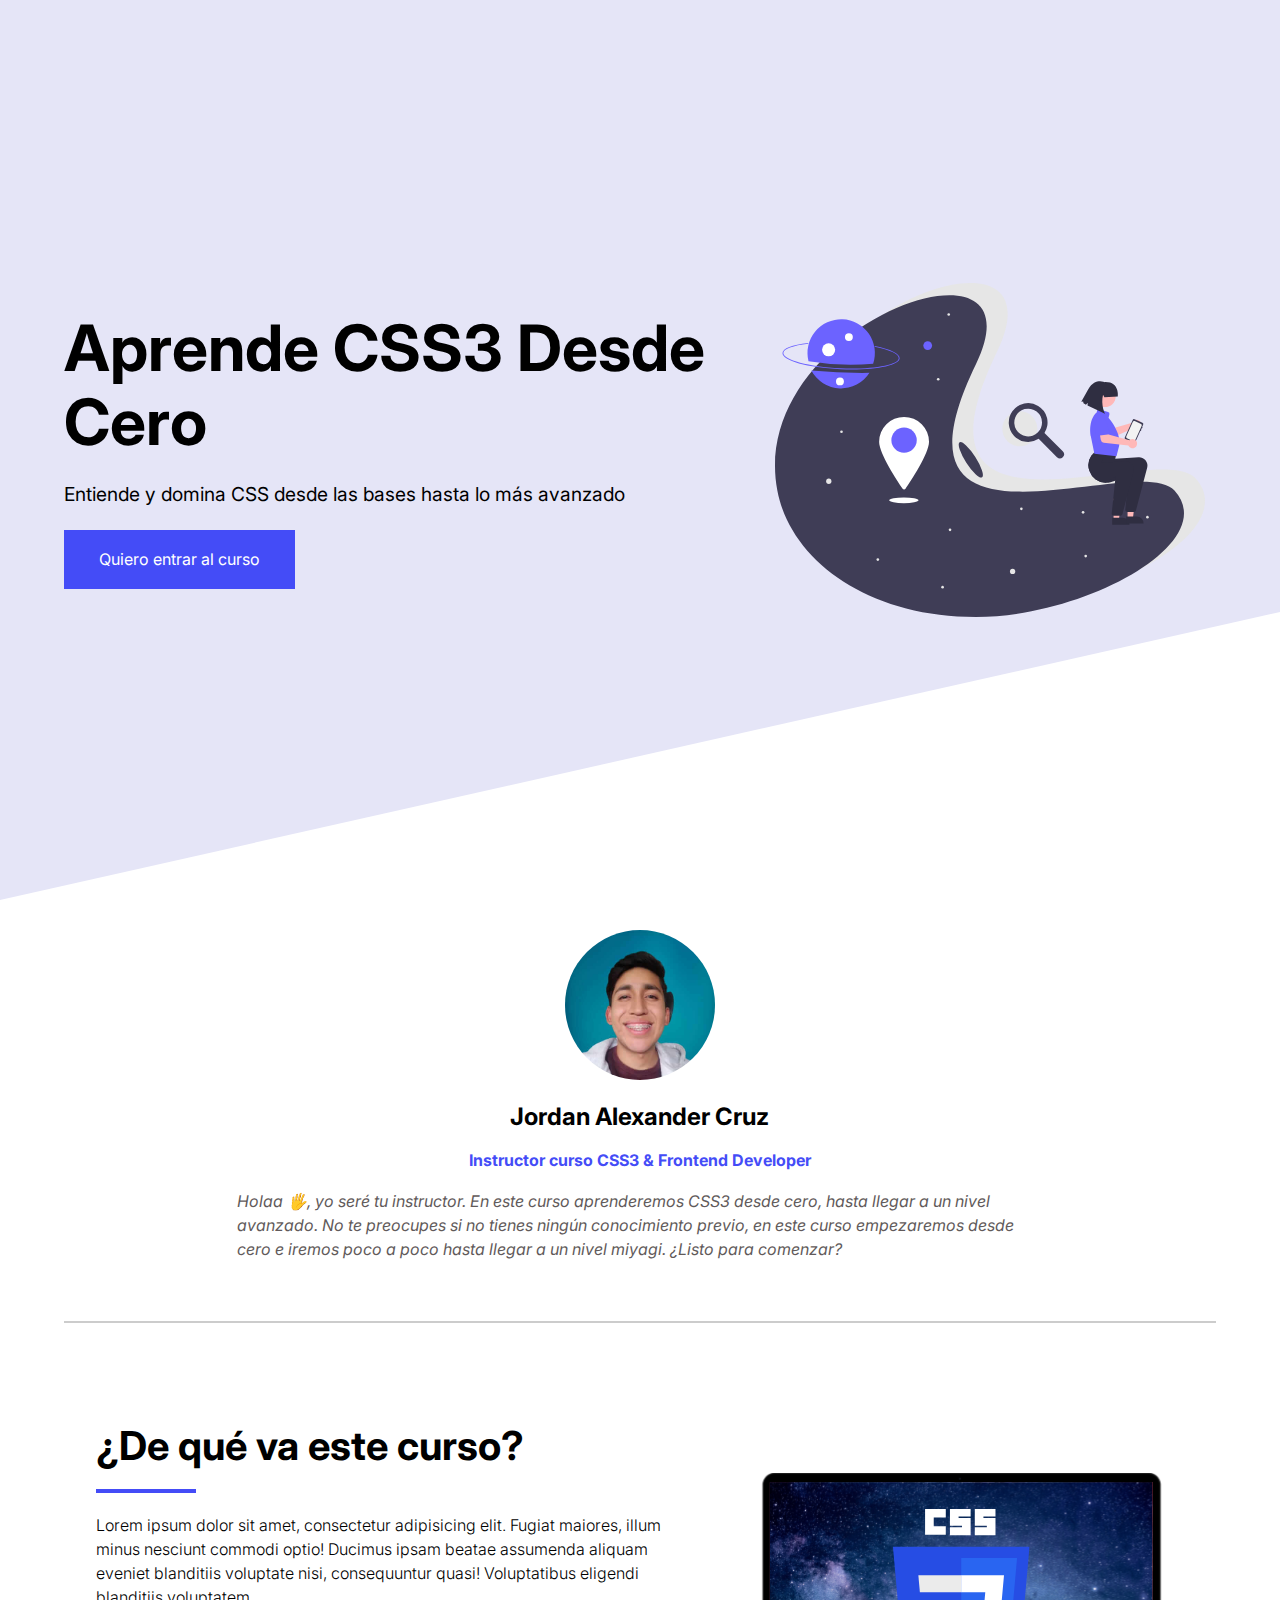
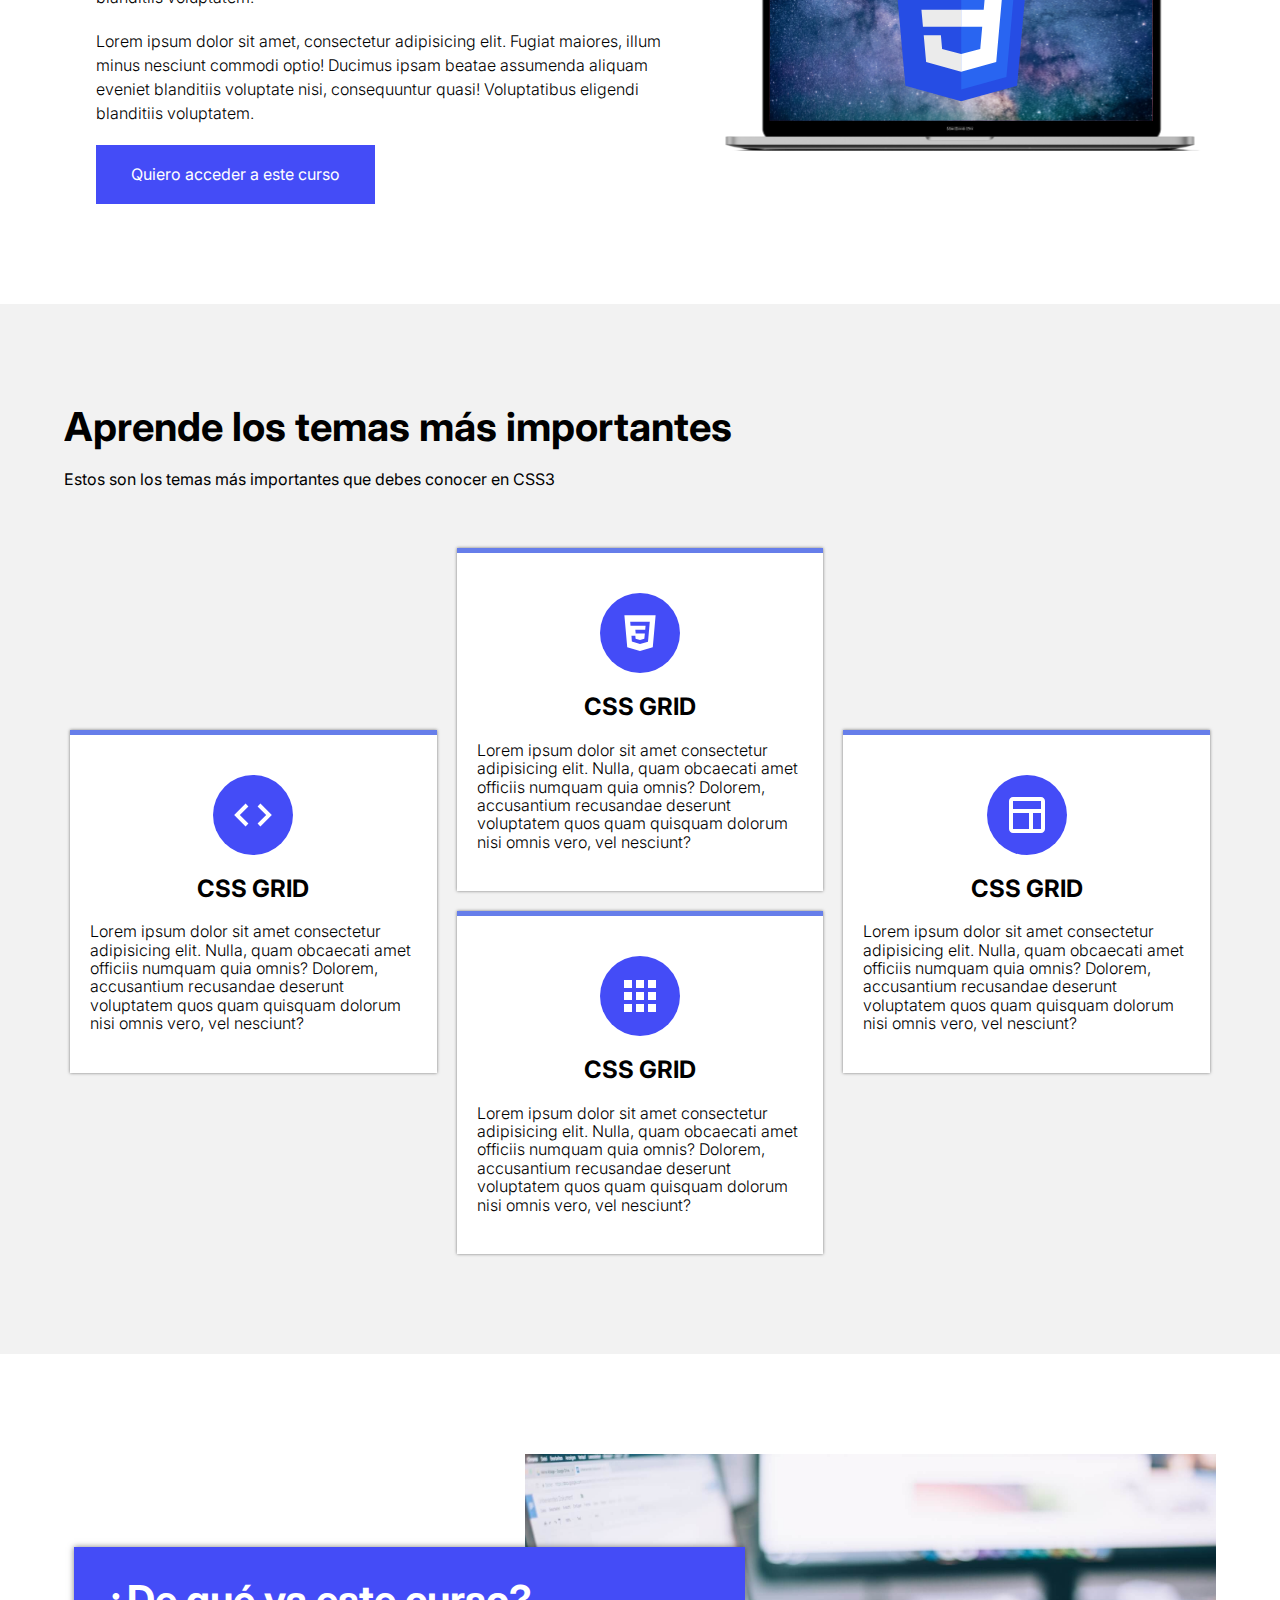
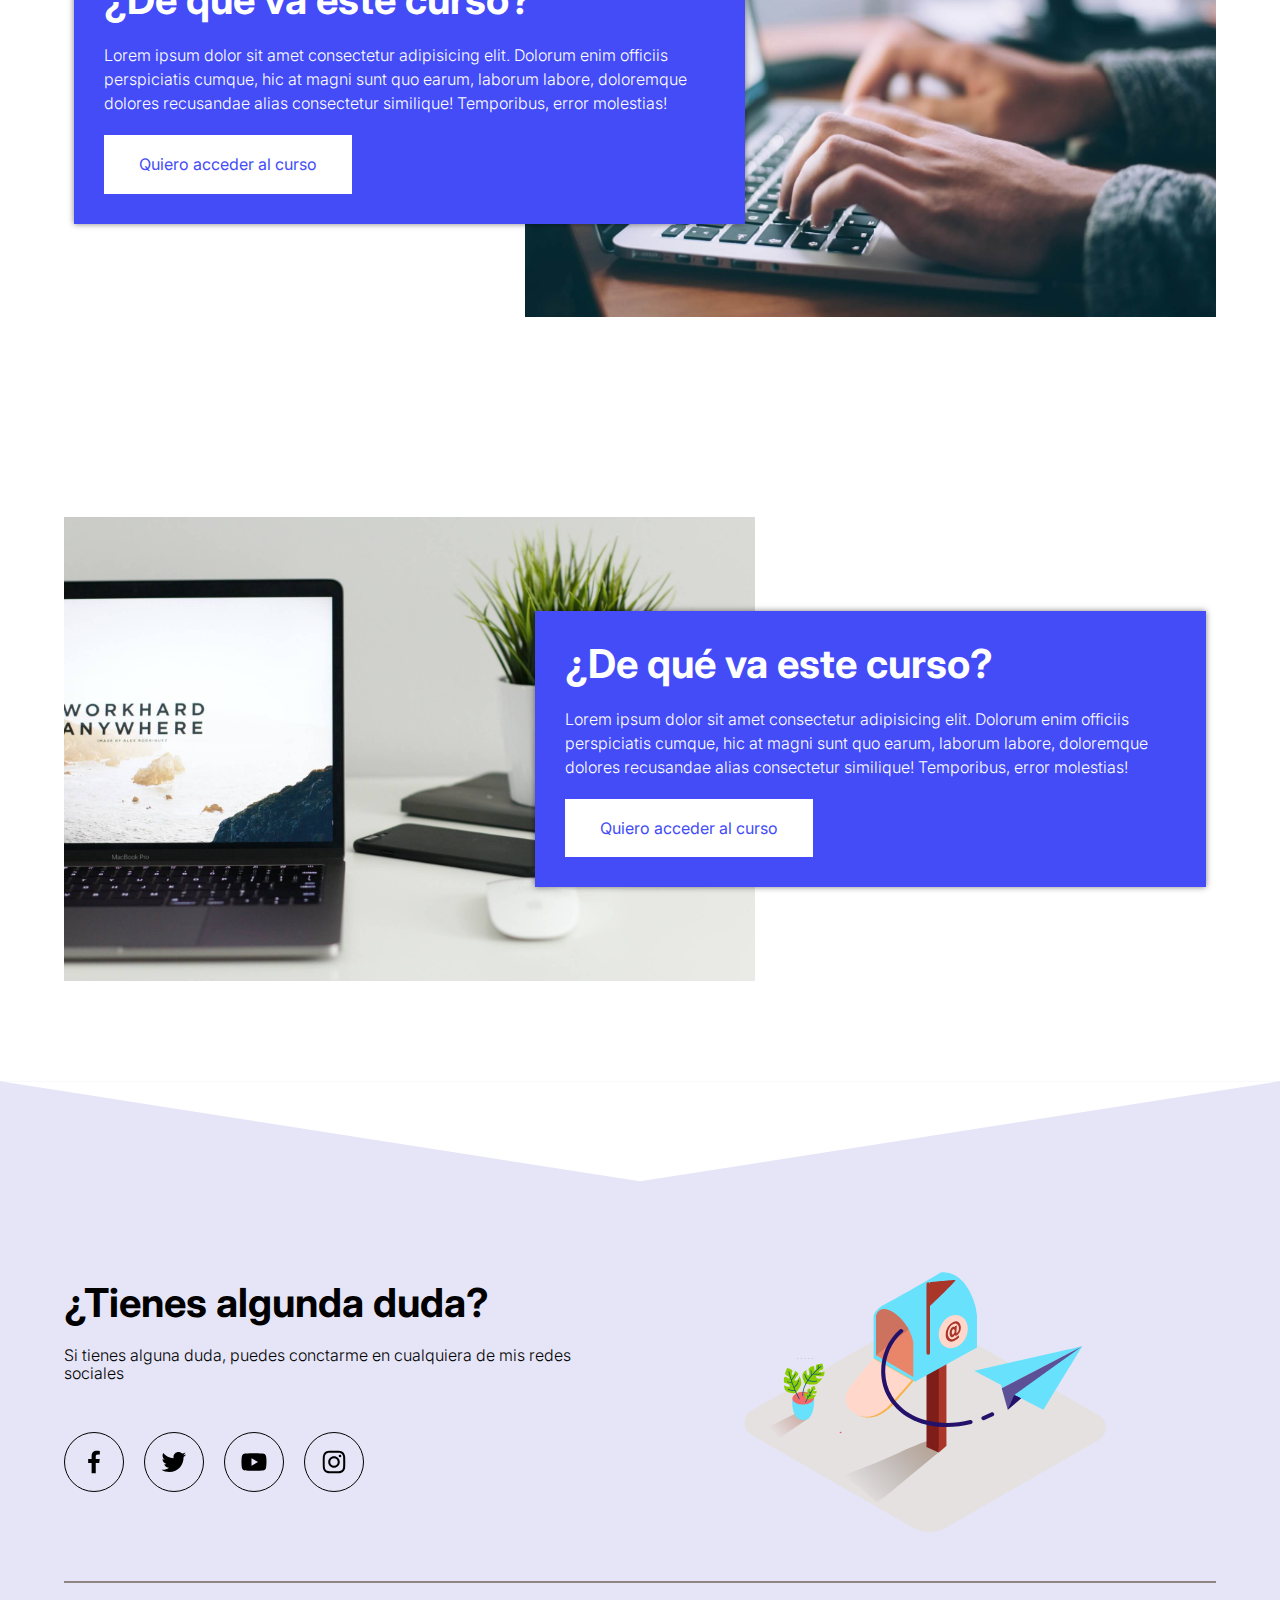
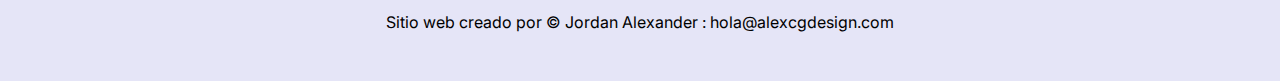
<file: Video4/index.html>
<!DOCTYPE html>
<html lang="es">
<head>
    <meta charset="UTF-8">
    <meta name="viewport" content="width=device-width, initial-scale=1.0">
    <title>Curso CSS3 Desde Cero</title>
    <link rel="shortcut icon" href="assets/fav.png" type="image/x-icon">
    <link rel="stylesheet" href="css/normalize.css">
    <link rel="stylesheet" href="css/style.css">
</head>
<body>
    
    <header class="hero">

        <div class="hero__container container">

            <div class="hero__texts">
                <h1 class="hero__title">Aprende CSS3 Desde Cero</h1>
                <p class="hero__copy">Entiende y domina CSS desde las bases hasta lo más avanzado</p>
                <a href="#" class="hero__cta">Quiero entrar al curso</a>    
            </div>

            <img src="assets/girl-illustration.svg" class="hero__img">

        </div>


    </header>

    <main class="main">

        <section class="instructor container">

            <div class="instructor__container">
                <img src="assets/Jordan.jpeg" class="instructor__img">
                <h2 class="instructor__name">Jordan Alexander Cruz</h2>
                <p class="instructor__tag">Instructor curso CSS3 & Frontend Developer</p>
                <p class="instructor__paragraph">Holaa 🖐, yo seré tu instructor. En este curso aprenderemos CSS3 desde cero, hasta llegar a un nivel avanzado. No te preocupes si no tienes ningún conocimiento previo, en este curso empezaremos desde cero e iremos poco a poco hasta llegar a un nivel miyagi. ¿Listo para comenzar?</p>
            </div>

        </section>

        <section class="about container">

            <div class="about__course">
                <h2 class="title title--border">¿De qué va este curso?</h2>

                <p class="about__paragraph">Lorem ipsum dolor sit amet, consectetur adipisicing elit. Fugiat maiores, illum minus nesciunt commodi optio! Ducimus ipsam beatae assumenda aliquam eveniet blanditiis voluptate nisi, consequuntur quasi! Voluptatibus eligendi blanditiis voluptatem.</p>

                <p class="about__paragraph">Lorem ipsum dolor sit amet, consectetur adipisicing elit. Fugiat maiores, illum minus nesciunt commodi optio! Ducimus ipsam beatae assumenda aliquam eveniet blanditiis voluptate nisi, consequuntur quasi! Voluptatibus eligendi blanditiis voluptatem.</p>

                <a href="#" class="cta">Quiero acceder a este curso</a>
            </div>

            <figure class="about__picture">
                <img src="assets/mockup.svg" class="about__img">
            </figure>

        </section>

        <section class="card">
            <div class="container">

                <h2 class="title">Aprende los temas más importantes</h2>
                <p class="card__copy">Estos son los temas más importantes que debes conocer en CSS3</p>

                <div class="card__container">

                    <div class="card__item">
                        <figure class="card__img">
                            <img src="assets/bxs-grid.svg" class="card__picture">
                        </figure>
                        <h3 class="card__title">CSS GRID</h3>
                        <p class="card__paragraph">Lorem ipsum dolor sit amet consectetur adipisicing elit. Nulla, quam obcaecati amet officiis numquam quia omnis? Dolorem, accusantium recusandae deserunt voluptatem quos quam quisquam dolorum nisi omnis vero, vel nesciunt?</p>
                    </div>

                    <div class="card__item">
                        <figure class="card__img">
                            <img src="assets/bx-layout.svg" class="card__picture">
                        </figure>
                        <h3 class="card__title">CSS GRID</h3>
                        <p class="card__paragraph">Lorem ipsum dolor sit amet consectetur adipisicing elit. Nulla, quam obcaecati amet officiis numquam quia omnis? Dolorem, accusantium recusandae deserunt voluptatem quos quam quisquam dolorum nisi omnis vero, vel nesciunt?</p>
                    </div>

                    <div class="card__item">
                        <figure class="card__img">
                            <img src="assets/bx-code.svg" class="card__picture">
                        </figure>
                        <h3 class="card__title">CSS GRID</h3>
                        <p class="card__paragraph">Lorem ipsum dolor sit amet consectetur adipisicing elit. Nulla, quam obcaecati amet officiis numquam quia omnis? Dolorem, accusantium recusandae deserunt voluptatem quos quam quisquam dolorum nisi omnis vero, vel nesciunt?</p>
                    </div>
                    
                    <div class="card__item">
                        <figure class="card__img">
                            <img src="assets/bxl-css3.svg" class="card__picture">
                        </figure>
                        <h3 class="card__title">CSS GRID</h3>
                        <p class="card__paragraph">Lorem ipsum dolor sit amet consectetur adipisicing elit. Nulla, quam obcaecati amet officiis numquam quia omnis? Dolorem, accusantium recusandae deserunt voluptatem quos quam quisquam dolorum nisi omnis vero, vel nesciunt?</p>
                    </div>

                </div>
            </div>
        </section>

        <section class="course container">

            <figure class="course__picture">
                <img src="assets/web1.jpg" class="course__img">
            </figure>

            <div class="course__about">
                <h2 class="title">¿De qué va este curso?</h2>
                <p class="about__paragraph">Lorem ipsum dolor sit amet consectetur adipisicing elit. Dolorum enim officiis perspiciatis cumque, hic at magni sunt quo earum, laborum labore, doloremque dolores recusandae alias consectetur similique! Temporibus, error molestias!</p>
                <a href="#" class="cta">Quiero acceder al curso</a>
            </div>
        </section>

        <section class="course course--modifier container">

            <figure class="course__picture course__picture--right">
                <img src="assets/web2.jpg" class="course__img">
            </figure>

            <div class="course__about course__about--left">
                <h2 class="title">¿De qué va este curso?</h2>
                <p class="about__paragraph">Lorem ipsum dolor sit amet consectetur adipisicing elit. Dolorum enim officiis perspiciatis cumque, hic at magni sunt quo earum, laborum labore, doloremque dolores recusandae alias consectetur similique! Temporibus, error molestias!</p>
                <a href="#" class="cta">Quiero acceder al curso</a>
            </div>
        </section>
    </main>

    <footer class="footer">
        <div class="footer__container container">

            <div class="footer__contact">
                <div class="footer__texts">
                    <h2 class="title">¿Tienes algunda duda?</h2>
                    <p class="footer__copy">Si tienes alguna duda, puedes conctarme en cualquiera de mis redes sociales</p>

                    <div class="footer__social">
                        <a href="#" class="footer__link">
                           <img src="assets/bxl-facebook.svg" class="footer__icon">
                        </a>
                        <a href="#" class="footer__link">
                           <img src="assets/bxl-twitter.svg" class="footer__icon">
                        </a>
                        <a href="#" class="footer__link">
                           <img src="assets/bxl-youtube.svg" class="footer__icon">
                        </a>
                        <a href="#" class="footer__link">
                           <img src="assets/bxl-instagram.svg" class="footer__icon">
                        </a>
                    </div>
                </div>

                <figure class="footer__picture">
                    <img src="assets/message-ilustration.svg" class="footer__img">
                </figure>
            </div>

            <p class="footer__copyright">
                Sitio web creado por &copy; Jordan Alexander :
            </p>

        </div>
    </footer>

</body>
</html>
</file>
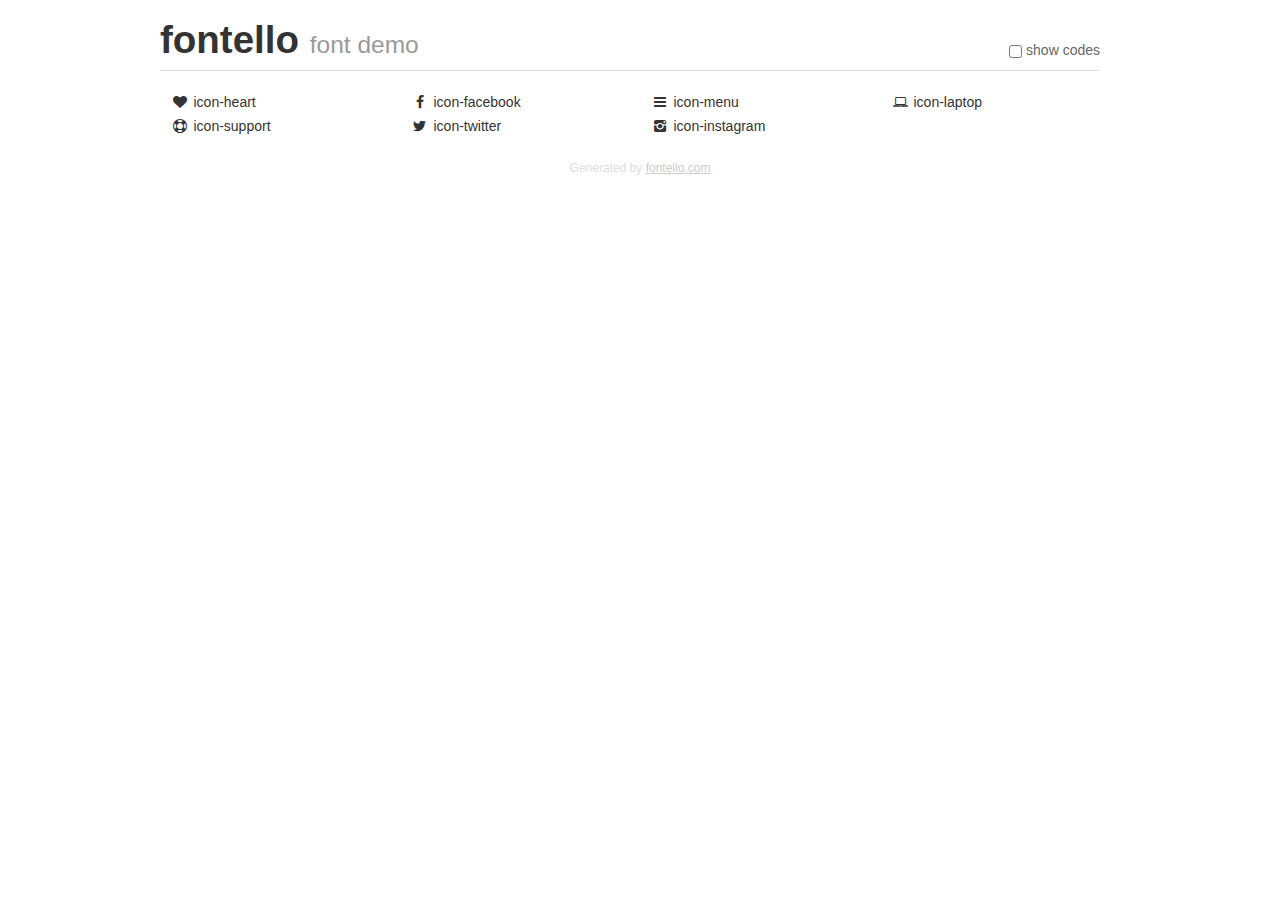
<file: Video4/iconos/demo.html>
<!DOCTYPE html>
<html>
  <head><!--[if lt IE 9]><script language="javascript" type="text/javascript" src="//html5shim.googlecode.com/svn/trunk/html5.js"></script><![endif]-->
    <meta charset="UTF-8"><style>/*
 * Bootstrap v2.2.1
 *
 * Copyright 2012 Twitter, Inc
 * Licensed under the Apache License v2.0
 * http://www.apache.org/licenses/LICENSE-2.0
 *
 * Designed and built with all the love in the world @twitter by @mdo and @fat.
 */
.clearfix {
  *zoom: 1;
}
.clearfix:before,
.clearfix:after {
  display: table;
  content: "";
  line-height: 0;
}
.clearfix:after {
  clear: both;
}
html {
  font-size: 100%;
  -webkit-text-size-adjust: 100%;
  -ms-text-size-adjust: 100%;
}
a:focus {
  outline: thin dotted #333;
  outline: 5px auto -webkit-focus-ring-color;
  outline-offset: -2px;
}
a:hover,
a:active {
  outline: 0;
}
button,
input,
select,
textarea {
  margin: 0;
  font-size: 100%;
  vertical-align: middle;
}
button,
input {
  *overflow: visible;
  line-height: normal;
}
button::-moz-focus-inner,
input::-moz-focus-inner {
  padding: 0;
  border: 0;
}
body {
  margin: 0;
  font-family: "Helvetica Neue", Helvetica, Arial, sans-serif;
  font-size: 14px;
  line-height: 20px;
  color: #333;
  background-color: #fff;
}
a {
  color: #08c;
  text-decoration: none;
}
a:hover {
  color: #005580;
  text-decoration: underline;
}
.row {
  margin-left: -20px;
  *zoom: 1;
}
.row:before,
.row:after {
  display: table;
  content: "";
  line-height: 0;
}
.row:after {
  clear: both;
}
[class*="span"] {
  float: left;
  min-height: 1px;
  margin-left: 20px;
}
.container,
.navbar-static-top .container,
.navbar-fixed-top .container,
.navbar-fixed-bottom .container {
  width: 940px;
}
.span12 {
  width: 940px;
}
.span11 {
  width: 860px;
}
.span10 {
  width: 780px;
}
.span9 {
  width: 700px;
}
.span8 {
  width: 620px;
}
.span7 {
  width: 540px;
}
.span6 {
  width: 460px;
}
.span5 {
  width: 380px;
}
.span4 {
  width: 300px;
}
.span3 {
  width: 220px;
}
.span2 {
  width: 140px;
}
.span1 {
  width: 60px;
}
[class*="span"].pull-right,
.row-fluid [class*="span"].pull-right {
  float: right;
}
.container {
  margin-right: auto;
  margin-left: auto;
  *zoom: 1;
}
.container:before,
.container:after {
  display: table;
  content: "";
  line-height: 0;
}
.container:after {
  clear: both;
}
p {
  margin: 0 0 10px;
}
.lead {
  margin-bottom: 20px;
  font-size: 21px;
  font-weight: 200;
  line-height: 30px;
}
small {
  font-size: 85%;
}
h1 {
  margin: 10px 0;
  font-family: inherit;
  font-weight: bold;
  line-height: 20px;
  color: inherit;
  text-rendering: optimizelegibility;
}
h1 small {
  font-weight: normal;
  line-height: 1;
  color: #999;
}
h1 {
  line-height: 40px;
}
h1 {
  font-size: 38.5px;
}
h1 small {
  font-size: 24.5px;
}
body {
  margin-top: 90px;
}
.header {
  position: fixed;
  top: 0;
  left: 50%;
  margin-left: -480px;
  background-color: #fff;
  border-bottom: 1px solid #ddd;
  padding-top: 10px;
  z-index: 10;
}
.footer {
  color: #ddd;
  font-size: 12px;
  text-align: center;
  margin-top: 20px;
}
.footer a {
  color: #ccc;
  text-decoration: underline;
}
.the-icons {
  font-size: 14px;
  line-height: 24px;
}
.switch {
  position: absolute;
  right: 0;
  bottom: 10px;
  color: #666;
}
.switch input {
  margin-right: 0.3em;
}
.codesOn .i-name {
  display: none;
}
.codesOn .i-code {
  display: inline;
}
.i-code {
  display: none;
}
@font-face {
      font-family: 'fontello';
      src: url('./font/fontello.eot?88894438');
      src: url('./font/fontello.eot?88894438#iefix') format('embedded-opentype'),
           url('./font/fontello.woff?88894438') format('woff'),
           url('./font/fontello.ttf?88894438') format('truetype'),
           url('./font/fontello.svg?88894438#fontello') format('svg');
      font-weight: normal;
      font-style: normal;
    }
     
     
    .demo-icon
    {
      font-family: "fontello";
      font-style: normal;
      font-weight: normal;
      speak: none;
     
      display: inline-block;
      text-decoration: inherit;
      width: 1em;
      margin-right: .2em;
      text-align: center;
      /* opacity: .8; */
     
      /* For safety - reset parent styles, that can break glyph codes*/
      font-variant: normal;
      text-transform: none;
     
      /* fix buttons height, for twitter bootstrap */
      line-height: 1em;
     
      /* Animation center compensation - margins should be symmetric */
      /* remove if not needed */
      margin-left: .2em;
     
      /* You can be more comfortable with increased icons size */
      /* font-size: 120%; */
     
      /* Font smoothing. That was taken from TWBS */
      -webkit-font-smoothing: antialiased;
      -moz-osx-font-smoothing: grayscale;
     
      /* Uncomment for 3D effect */
      /* text-shadow: 1px 1px 1px rgba(127, 127, 127, 0.3); */
    }
     </style>
    <link rel="stylesheet" href="css/animation.css"><!--[if IE 7]><link rel="stylesheet" href="css/fontello-ie7.css"><![endif]-->
    <script>
      function toggleCodes(on) {
        var obj = document.getElementById('icons');
      
        if (on) {
          obj.className += ' codesOn';
        } else {
          obj.className = obj.className.replace(' codesOn', '');
        }
      }
      
    </script>
  </head>
  <body>
    <div class="container header">
      <h1>
        fontello
         <small>font demo</small>
      </h1>
      <label class="switch">
        <input type="checkbox" onclick="toggleCodes(this.checked)">show codes
      </label>
    </div>
    <div id="icons" class="container">
      <div class="row">
        <div title="Code: 0xe800" class="the-icons span3"><i class="demo-icon icon-heart">&#xe800;</i> <span class="i-name">icon-heart</span><span class="i-code">0xe800</span></div>
        <div title="Code: 0xf09a" class="the-icons span3"><i class="demo-icon icon-facebook">&#xf09a;</i> <span class="i-name">icon-facebook</span><span class="i-code">0xf09a</span></div>
        <div title="Code: 0xf0c9" class="the-icons span3"><i class="demo-icon icon-menu">&#xf0c9;</i> <span class="i-name">icon-menu</span><span class="i-code">0xf0c9</span></div>
        <div title="Code: 0xf109" class="the-icons span3"><i class="demo-icon icon-laptop">&#xf109;</i> <span class="i-name">icon-laptop</span><span class="i-code">0xf109</span></div>
      </div>
      <div class="row">
        <div title="Code: 0xf1cd" class="the-icons span3"><i class="demo-icon icon-support">&#xf1cd;</i> <span class="i-name">icon-support</span><span class="i-code">0xf1cd</span></div>
        <div title="Code: 0xf309" class="the-icons span3"><i class="demo-icon icon-twitter">&#xf309;</i> <span class="i-name">icon-twitter</span><span class="i-code">0xf309</span></div>
        <div title="Code: 0xf32d" class="the-icons span3"><i class="demo-icon icon-instagram">&#xf32d;</i> <span class="i-name">icon-instagram</span><span class="i-code">0xf32d</span></div>
      </div>
    </div>
    <div class="container footer">Generated by <a href="http://fontello.com">fontello.com</a></div>
  </body>
</html>
</file>
<file: Video4/css/style.css>
@import url('https://fonts.googleapis.com/css2?family=Inter:wght@300;400;700&display=swap');

:root{
    --color-primary: #444CF7;
    --color-title: #000;
    --align-title: left;
    --padding-container: 100px 0;
    --width-container: 90%;
    --max-width-container: 1200px;
    --color-btn: #444CF7;
    --text-btn: #fff;
    --padding-btn: 20px 35px;
    --height-shape:18em;
}


body{
    font-family: 'Inter', sans-serif;
    background-color: #E5E5F7;
    opacity: 1;
    background-image:  radial-gradient(#444CF7 0.7000000000000001px, transparent 0.7000000000000001px), radial-gradient(#444CF7 0.7000000000000001px, #E5E5F7 0.7000000000000001px);
    background-size: 28px 28px;
    background-position: 0 0,14px 14px;
}

.container{
    width: 90%;
    max-width: var(--max-width-container);
    padding: var(--padding-container);
    margin: 0 auto;
    overflow: hidden;
}

.hero{
    height: 100vh;
    min-height: 500px;
    position: relative;
    --padding-container: 0;
}

.hero::after{
    content: "";
    display: block;
    position: absolute;
    height: var(--height-shape);
    width: 100%;
    bottom: 0;
    left: 0;
    background: #fff;
    z-index: -1;
    clip-path: polygon(0 100%, 100% 100%, 100% 0);

}

.hero__container{
    display: grid;
    height: 100%;
    grid-template-columns: 3fr 2fr;
    place-items: center;
    gap: 20px;
}

.hero__title{
    font-size: 4rem;
}

.hero__copy{
    font-size: 1.2rem;
    margin: 25px 0;
}

.hero__cta{
    display: inline-block;
    background: var(--color-btn);
    color: #fff;
    padding: var(--padding-btn);
    text-align: center;
    text-decoration: none;
}

.hero__img{
    width: 95%;
}

/* Main */

.main{
    background: #fff;
}

.title{
    font-size: 2.5rem;
    text-align: var(--align-title);
    color: var(--color-title);
}

.title--border::after{
    content: "";
    display: block;
    width: 100px;
    margin-top: 20px;
    height: 4px;
    background-color: var(--color-primary);
}


.cta{
    display: inline-block;
    background: var(--color-btn);
    color: var(--text-btn);
    padding: var(--padding-btn);
    text-align: center;
    text-decoration: none;
}


/* Instrcutor */

.instructor{
    text-align: center;
    border-bottom: 2px solid #ccc;
    --padding-container: 30px 0 60px;
}

.instructor__container{
    width: 70%;
    margin: 0 auto;
}

.instructor__name{
    margin: 20px 0;
}

.instructor__tag{
    font-weight: 700;
    color: var(--color-primary);
    margin-bottom: 20px;
}

.instructor__paragraph{
    text-align: left;
    line-height: 1.5;
    font-style: italic;
    color: #615a5a;
}

.instructor__img{
    width: 150px;
    height: 150px;
    border-radius: 50%;
    object-fit: cover;
    object-position: top;
}

/* about */

.about{
    display: grid;
    grid-template-columns: 5fr 4fr;
    place-items: center;
}

.about__course{
    width: 90%;
}

.about__paragraph{
    margin: 20px 0;
    line-height: 1.5;
    font-weight: 300;
}

.about__picture{
    text-align: center;
}

.about__img{
    width: 95%;
}

/* Card */

.card{
    background: #f2f2f2;
}

.card__copy{
    margin-top: 20px;
}

.card__container{
    width: 99%;
    margin: 0 auto;
    margin-top: 60px;
    display: grid;
    grid-template-columns: repeat(3,1fr);
    grid-template-rows: repeat(4,1fr);
    gap: 20px;
    grid-template-areas: 
    ".      card1   .    "
    "card2  card1   card3"
    "card2  card4   card3"
    ".      card4   .   ";
}

.card__item{
    padding: 20px;
    background: #fff;
    border-top: 5px solid #667eea;
    box-shadow: 0 0 3px rgba(0, 0, 0, .5);
    display: flex;
    flex-direction: column;
    align-items: center;
}

.card__img{
    background: var(--color-primary);
    margin-top: 20px;
    width: 80px;
    height: 80px;
    border-radius: 50%;
    display: flex;
    justify-content: center;
    align-items: center;
}

.card__title{
    margin: 20px 0;
    font-size: 1.5rem;
}

.card__paragraph{
    font-weight: 300;
    margin-bottom: 20px;
}

.card__item:nth-last-of-type(1){
    grid-area: card1;
}

.card__item:nth-last-of-type(2){
    grid-area: card2;
}

.card__item:nth-last-of-type(3){
    grid-area: card3;
}

.card__item:nth-last-of-type(4){
    grid-area: card4;
}

/* course */

.course{
    --color-title: #fff;
    --color-btn: #fff;
    --text-btn: #444cf7;
    color: var(--color-title);
    display: grid;
    grid-template-columns: repeat(5, 1fr);
    grid-template-rows: repeat(5, 1fr);
    /* align-items: center; */
}

.course__about{
    z-index: 100;
    align-self: center;
    width: 97%;
    margin: 0 auto;
    padding: 30px;
    box-shadow: 0 0 6px rgba(0, 0, 0, .5);
    background: var(--color-primary);
    grid-column: 1/4;
    grid-row: 2/-2;
}

.course__picture{
  
    margin:0;
    grid-column: 3/-1;
    grid-row: 1/-1;
}

.course__img{
    width: 100%;
    height: 100%;
    object-fit: cover;
}

.course__picture--right{
    grid-column: 1/4;
}

.course__about--left{
    grid-column: 3/-1;
}

/* Footer */

.footer{
    position: relative;
    --padding-container: 160px 0 50px ;

}


.footer::before{
    content: "";
    position: absolute;
    width: 100%;
    height: 100px;
    background: #fff;
    top: 0;
    left: 0;
    clip-path: polygon(0 0, 100% 0, 50% 100%);

}

.footer__contact{
    display: grid;
    grid-template-columns: repeat(2, 1fr);
    gap: 20px;
    place-items: center;
    margin-bottom: 30px;
}

.footer__copy{
    margin: 20px 0;
    font-weight: 300;
}

.footer__social{
    display: flex;
    padding-top: 30px;
    flex-wrap: wrap;
}

.footer__link{
    width: 60px;
    height: 60px;
    border: 1px solid #000;
    border-radius: 50%;
    margin-right: 20px;
    margin-bottom: 20px;
    display: flex;
    justify-content: center;
    align-items: center;
}

.footer__icon{
    width: 30px;
}


.footer__picture{
    margin: 0;
}

.footer__img{
    width: 100%;
}

.footer__copyright{
    padding-top: 30px;
    border-top: 2px solid #918484;
    text-align: center;
}

.footer__copyright::after{
    content: " hola@alexcgdesign.com";
}

@media screen and (max-width:768px){
    :root{
        --height-shape:14em;
    }

    .hero__container{
        --padding-container: 60px 0;
        grid-template-columns: 1fr;
        grid-template-rows: 2fr 1fr;
    }

    .hero__img{
        order: -1;
        height: 95%;
    }

    .hero__title{
        font-size: 3.8rem;
    }

    /* About */

    .about{
        grid-template-columns: 1fr;
        grid-template-rows: max-content 1fr;
        gap: 80px;
    }

    .about__course{
        width: 100%;
    }

    .about__picture{
        order: -1;
    }

    .about__img{
        width: 100%;
    }

    /* Card */

    .card__container{
        grid-template-columns: repeat(2,1fr);
        grid-template-rows: repeat(5,1fr);
        gap: 15px;
        grid-template-areas: 
        "card1      ."
        "card1  card2"
        "card3  card2"
        "card3  card4"
        ".      card4";
    }


    /* Course */

    .course{
        grid-template-columns: repeat(6,1fr);
    }

    .course__about{
        grid-column: 1/6;
    }

    .course__about--left{
        grid-column: 2/-1;
    }

    .course__picture{
        grid-column: 2/-1;
    }

    .course__picture--right{
        grid-column: 1/6;
    }

    .footer__contact{
        grid-template-columns: 1fr;
    }

    .footer__texts{
        order: 1;
        --align-title: center;
    }

    .footer__social{
        justify-content: space-evenly;
    }
}

@media screen and (max-width: 500px){
    :root{
        --padding-btn: 20px 0;
    }

    .hero__container{
        --padding-container: 45px 0;
    }

    .hero__texts{
        text-align: center;
    }

    .hero__title{
        font-size: 3rem;
    }

    .hero__cta{
        display: block;
        width: 90%;
        margin: 0 auto;
    }

    .title{
        font-size: 2rem;
    }

    .cta{
        display: block;
    }

    /* Instructor */

    .instructor{
        --padding-container: 60px 0;
    }

    .instructor__container{
        width: 90%;
    }

    /* About */

    .about{
        gap: 40px;
    }

    .about__course{
        width: 100%;
    }

    /* Card */

    .card__container{
        width: 97%;
        grid-template-columns: 1fr;
        grid-template-rows: repeat(4,1fr);
        grid-template-areas: 
        "card1"
        "card2"
        "card3"
        "card4";
    }

    /* Course */

    .course{
        grid-template-columns: 1fr;
        --padding-container: 80px 0 30px;
    }

    .course--modifier{
        --padding-container:0 0 80px;
    }

    .course__about{
        padding: 20px 20px;
        width: 95%;
        grid-column: 1/-1;
        grid-row: 1/-1;
    }

    .course__picture{
        display: none;
    }
    

}
</file>
<file: Video4/iconos/css/fontello-ie7.css>
[class^="icon-"], [class*=" icon-"] {
  font-family: 'fontello';
  font-style: normal;
  font-weight: normal;
 
  /* fix buttons height */
  line-height: 1em;
 
  /* you can be more comfortable with increased icons size */
  /* font-size: 120%; */
}
 
.icon-heart { *zoom: expression( this.runtimeStyle['zoom'] = '1', this.innerHTML = '&#xe800;&nbsp;'); }
.icon-facebook { *zoom: expression( this.runtimeStyle['zoom'] = '1', this.innerHTML = '&#xf09a;&nbsp;'); }
.icon-menu { *zoom: expression( this.runtimeStyle['zoom'] = '1', this.innerHTML = '&#xf0c9;&nbsp;'); }
.icon-laptop { *zoom: expression( this.runtimeStyle['zoom'] = '1', this.innerHTML = '&#xf109;&nbsp;'); }
.icon-support { *zoom: expression( this.runtimeStyle['zoom'] = '1', this.innerHTML = '&#xf1cd;&nbsp;'); }
.icon-twitter { *zoom: expression( this.runtimeStyle['zoom'] = '1', this.innerHTML = '&#xf309;&nbsp;'); }
.icon-instagram { *zoom: expression( this.runtimeStyle['zoom'] = '1', this.innerHTML = '&#xf32d;&nbsp;'); }
</file>
<file: Video4/iconos/css/animation.css>
/*
   Animation example, for spinners
*/
.animate-spin {
  -moz-animation: spin 2s infinite linear;
  -o-animation: spin 2s infinite linear;
  -webkit-animation: spin 2s infinite linear;
  animation: spin 2s infinite linear;
  display: inline-block;
}
@-moz-keyframes spin {
  0% {
    -moz-transform: rotate(0deg);
    -o-transform: rotate(0deg);
    -webkit-transform: rotate(0deg);
    transform: rotate(0deg);
  }

  100% {
    -moz-transform: rotate(359deg);
    -o-transform: rotate(359deg);
    -webkit-transform: rotate(359deg);
    transform: rotate(359deg);
  }
}
@-webkit-keyframes spin {
  0% {
    -moz-transform: rotate(0deg);
    -o-transform: rotate(0deg);
    -webkit-transform: rotate(0deg);
    transform: rotate(0deg);
  }

  100% {
    -moz-transform: rotate(359deg);
    -o-transform: rotate(359deg);
    -webkit-transform: rotate(359deg);
    transform: rotate(359deg);
  }
}
@-o-keyframes spin {
  0% {
    -moz-transform: rotate(0deg);
    -o-transform: rotate(0deg);
    -webkit-transform: rotate(0deg);
    transform: rotate(0deg);
  }

  100% {
    -moz-transform: rotate(359deg);
    -o-transform: rotate(359deg);
    -webkit-transform: rotate(359deg);
    transform: rotate(359deg);
  }
}
@-ms-keyframes spin {
  0% {
    -moz-transform: rotate(0deg);
    -o-transform: rotate(0deg);
    -webkit-transform: rotate(0deg);
    transform: rotate(0deg);
  }

  100% {
    -moz-transform: rotate(359deg);
    -o-transform: rotate(359deg);
    -webkit-transform: rotate(359deg);
    transform: rotate(359deg);
  }
}
@keyframes spin {
  0% {
    -moz-transform: rotate(0deg);
    -o-transform: rotate(0deg);
    -webkit-transform: rotate(0deg);
    transform: rotate(0deg);
  }

  100% {
    -moz-transform: rotate(359deg);
    -o-transform: rotate(359deg);
    -webkit-transform: rotate(359deg);
    transform: rotate(359deg);
  }
}
</file>
